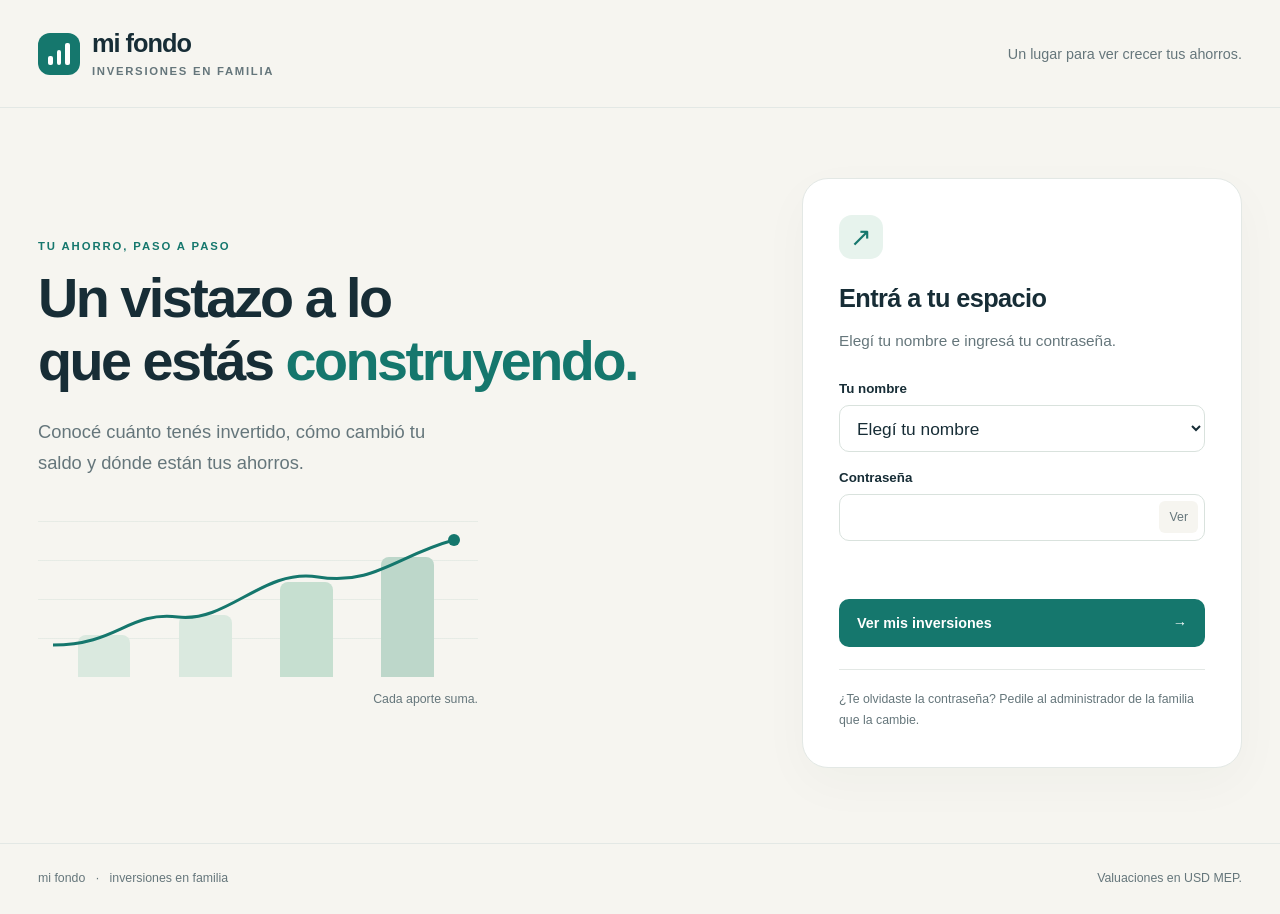
<file: docs/index.html>
<!doctype html>
<html lang="es">
<head>
  <meta charset="utf-8">
  <meta name="viewport" content="width=device-width, initial-scale=1">
  <meta name="color-scheme" content="light">
  <meta name="description" content="Tu espacio para seguir tus inversiones y ver cómo evolucionan tus ahorros.">
  <title>Mi fondo · Inversiones en familia</title>
  <link rel="stylesheet" href="style.css?v=4">
  <script type="module" src="app.js?v=4"></script>
</head>
<body>
  <header class="site-header">
    <a class="brand" href="./" aria-label="Mi fondo, inicio"><span class="brand-mark" aria-hidden="true"><i></i><i></i><i></i></span><span>mi fondo<small>inversiones en familia</small></span></a>
    <span class="header-note" id="header-note">Un lugar para ver crecer tus ahorros.</span>
    <button type="button" id="logout" class="button button-quiet" hidden>Cerrar mi vista <span aria-hidden="true">↗</span></button>
  </header>

  <main>
    <section id="login-view" class="login-layout" aria-labelledby="welcome-title">
      <div class="welcome-copy">
        <span class="eyebrow">TU AHORRO, PASO A PASO</span>
        <h1 id="welcome-title">Un vistazo a lo<br>que estás <em>construyendo.</em></h1>
        <p>Conocé cuánto tenés invertido, cómo cambió tu saldo y dónde están tus ahorros.</p>
        <div class="growth-art" aria-hidden="true">
          <div class="growth-grid"></div><div class="growth-bar growth-bar-a"></div><div class="growth-bar growth-bar-b"></div><div class="growth-bar growth-bar-c"></div><div class="growth-bar growth-bar-d"></div>
          <svg viewBox="0 0 420 140" fill="none"><path d="M5 117C70 117 80 83 130 89S215 40 270 49 350 27 406 12" stroke="currentColor" stroke-width="3"/><circle cx="406" cy="12" r="6" fill="currentColor"/></svg>
          <span class="art-label">Cada aporte suma.</span>
        </div>
      </div>
      <div class="login-card">
        <div class="card-icon" aria-hidden="true">↗</div>
        <h2>Entrá a tu espacio</h2>
        <p class="muted">Elegí tu nombre e ingresá tu contraseña.</p>
        <form id="login-form">
          <label for="participant">Tu nombre</label>
          <select id="participant" name="participant" required disabled><option value="">Cargando…</option></select>
          <label for="password">Contraseña</label>
          <div class="password-field"><input id="password" name="password" type="password" autocomplete="current-password" required disabled><button id="show-password" type="button" aria-label="Mostrar contraseña" aria-pressed="false">Ver</button></div>
          <p id="login-message" class="form-message" role="status" aria-live="polite">Buscando el último reporte…</p>
          <button class="button button-primary button-wide" id="login-submit" type="submit" disabled>Ver mis inversiones <span aria-hidden="true">→</span></button>
        </form>
        <p class="login-help">¿Te olvidaste la contraseña? Pedile al administrador de la familia que la cambie.</p>
      </div>
    </section>

    <section id="dashboard" class="dashboard" hidden aria-labelledby="dashboard-title">
      <div class="dashboard-intro"><div><span class="eyebrow">MI ESPACIO</span><h1 id="dashboard-title">Hola.</h1><p>Así están tus inversiones.</p></div><div class="cutoff"><span class="status-dot" aria-hidden="true"></span><div>Última valuación<strong id="as-of">—</strong><small id="quote-as-of" hidden></small></div></div></div>
      <div class="metric-grid">
        <article class="metric metric-main"><span class="metric-label">Mi saldo</span><div class="metric-value"><span class="currency-label">USD</span> <strong id="balance">—</strong></div><span class="metric-caption">Valor de tus inversiones al cierre</span><span class="metric-art" aria-hidden="true">↗</span></article>
        <article class="metric"><span class="metric-label">Mis aportes netos</span><div class="metric-value"><span class="currency-label">USD</span> <strong id="net-contributions">—</strong></div><span class="metric-caption" id="contribution-caption">Aportes menos retiros</span></article>
        <article class="metric"><span class="metric-label">Mi resultado</span><div class="metric-value" id="profit-container"><span class="currency-label">USD</span> <strong id="profit">—</strong></div><span class="metric-caption">Saldo + retiros − aportes</span></article>
      </div>
      <div class="content-grid">
        <div class="chart-stack">
          <article class="panel chart-panel">
            <div class="panel-heading"><div><span class="eyebrow">EL RECORRIDO</span><h2>Así evolucionó mi saldo</h2></div><div class="range-control" role="group" aria-label="Período del gráfico"><button type="button" data-range="90">3 meses</button><button type="button" data-range="365">1 año</button><button type="button" data-range="all" class="active" aria-pressed="true">Todo</button></div></div>
            <div id="balance-chart" class="chart-container"></div>
            <p class="chart-note">El saldo refleja tanto tus aportes y retiros como el resultado de las inversiones.</p>
          </article>
          <article class="panel">
            <div class="panel-heading"><div><span class="eyebrow">EFECTIVO E INVERSIONES</span><h2>Composición de mi cartera</h2></div></div>
            <div id="allocation-chart"></div>
          </article>
        </div>
        <article class="panel allocation-panel"><div class="panel-heading"><div><span class="eyebrow">MIS INVERSIONES</span><h2>Dónde está mi ahorro</h2></div></div><div id="allocation"></div><p class="chart-note">Tu parte proporcional de la cartera del fondo.</p></article>
      </div>
      <article class="panel unit-panel"><div class="unit-copy"><span class="eyebrow">EL VALOR DEL FONDO</span><h2>Una cuotaparte hoy vale</h2><strong id="unit-value">—</strong><p>Tu ahorro se representa en cuotapartes. Su valor permite seguir la evolución del fondo sin confundirla con los aportes.</p><span class="unit-count" id="unit-count"></span></div><div class="unit-chart-wrap"><div class="range-control unit-range-control" role="group" aria-label="Período del valor de cuotaparte"><button type="button" data-unit-range="3m" aria-pressed="false">3 meses</button><button type="button" data-unit-range="1y" aria-pressed="false">Último año</button><button type="button" data-unit-range="ytd" aria-pressed="false">Año en curso</button><button type="button" data-unit-range="2y" aria-pressed="false">2 años</button><button type="button" data-unit-range="all" class="active" aria-pressed="true">Todo</button></div><div id="unit-chart" class="chart-container chart-small"></div><p class="chart-note" id="unit-return"></p></div></article>
      <article class="panel movements-panel"><div class="panel-heading"><div><span class="eyebrow">MIS MOVIMIENTOS</span><h2>Aportes y retiros</h2></div><span class="table-counter" id="movement-count"></span></div><div class="table-scroll"><table><thead><tr><th>Fecha</th><th>Movimiento</th><th>Concepto</th><th class="numeric">Importe</th><th class="numeric">Cuotapartes</th></tr></thead><tbody id="movements"></tbody></table></div><p class="empty-state" id="no-movements" hidden>Todavía no hay movimientos para mostrar.</p></article>
    </section>
  </main>
  <footer class="site-footer"><span>mi fondo <span aria-hidden="true">·</span> inversiones en familia</span><span>Valuaciones en USD MEP.</span></footer>
</body>
</html>
</file>
<file: docs/style.css>
@charset "UTF-8";
:root{--bg:#f6f5f0;--paper:#fff;--ink:#172d36;--muted:#65767b;--line:#e3e8e5;--teal:#15776d;--teal-light:#e7f3ed;--negative:#b14b45;--radius:20px;--shadow:0 16px 50px #18352c08;font-family:Inter,"Segoe UI",Arial,sans-serif;color:var(--ink);background:var(--bg);font-synthesis:none}*{box-sizing:border-box}body{margin:0;font-size:calc(1rem + 1pt)}button,input,select{font:inherit}button,a,input,select{-webkit-tap-highlight-color:transparent}button{cursor:pointer}button:disabled{opacity:.55;cursor:wait}button:focus-visible,a:focus-visible{outline:3px solid #68b6a3;outline-offset:4px}input:focus,select:focus{outline:2px solid #68b6a3;outline-offset:1px}a{color:inherit}button[hidden],[hidden]{display:none!important}.site-header{max-width:1280px;margin:auto;padding:30px 38px;display:flex;justify-content:space-between;align-items:center;gap:24px;border-bottom:1px solid var(--line)}.brand{display:inline-flex;align-items:center;gap:12px;text-decoration:none;font-size:calc(24px + 1pt);font-weight:750;letter-spacing:-1px;line-height:1.1}.brand small{display:block;font-size:calc(10px + 1pt);letter-spacing:1.7px;text-transform:uppercase;font-weight:600;margin-top:7px;color:var(--muted)}.brand-mark{display:flex;align-items:end;gap:4px;width:42px;height:42px;padding:10px;background:var(--teal);border-radius:12px}.brand-mark i{width:5px;background:#fff;border-radius:2px}.brand-mark i:nth-child(1){height:9px}.brand-mark i:nth-child(2){height:15px}.brand-mark i:nth-child(3){height:22px}.header-note{font-size:calc(13px + 1pt);color:var(--muted)}main{max-width:1280px;margin:auto;padding:0 38px}.login-layout{min-height:calc(100vh - 212px);display:grid;grid-template-columns:1.15fr .85fr;align-items:center;gap:70px;padding:70px 0 75px}.eyebrow{display:block;font-size:calc(10px + 1pt);font-weight:750;letter-spacing:1.9px;color:var(--teal);margin-bottom:15px}.welcome-copy h1{font-size:calc(clamp(36px,4.25vw,58px) + 1pt);font-weight:650;line-height:1.12;letter-spacing:-2.5px;margin:0 0 24px}.welcome-copy h1 em{font-style:normal;color:var(--teal)}.welcome-copy>p{font-size:calc(17px + 1pt);line-height:1.7;color:var(--muted);max-width:420px}.growth-art{width:min(95%,440px);height:186px;position:relative;margin-top:42px;overflow:hidden}.growth-grid{position:absolute;inset:0 0 29px;background:repeating-linear-gradient(to top,transparent 0,transparent 38px,#d9e3dc88 38px,#d9e3dc88 39px)}.growth-art svg{position:absolute;inset:8px 5px 15px;color:var(--teal);width:calc(100% - 10px);height:140px}.growth-bar{position:absolute;bottom:29px;width:12%;border-radius:8px 8px 0 0;background:#dae9df}.growth-bar-a{left:9%;height:42px}.growth-bar-b{left:32%;height:62px}.growth-bar-c{left:55%;height:95px;background:#c6dfd0}.growth-bar-d{left:78%;height:120px;background:#bdd7ca}.art-label{position:absolute;bottom:0;right:0;font-size:calc(11px + 1pt);color:var(--muted)}.login-card{background:var(--paper);border:1px solid var(--line);border-radius:26px;padding:36px;box-shadow:var(--shadow);max-width:440px;width:100%;justify-self:end}.card-icon{display:grid;place-items:center;width:44px;height:44px;background:var(--teal-light);border-radius:13px;color:var(--teal);font-size:calc(25px + 1pt);margin-bottom:25px}h2{font-size:calc(20px + 1pt);letter-spacing:-.6px;font-weight:650;margin:0}.login-card h2{font-size:calc(24px + 1pt)}.muted{color:var(--muted);font-size:calc(14px + 1pt);line-height:1.6}.login-card form{margin-top:28px}label{display:block;font-size:calc(12px + 1pt);font-weight:650;margin:18px 0 9px}input,select{border:1px solid #d9e2dd;border-radius:10px;background:#fff;color:var(--ink);width:100%;min-height:47px;padding:11px 13px}select{cursor:pointer}.password-field{position:relative}.password-field input{padding-right:60px}.password-field button{position:absolute;right:7px;top:7px;background:var(--bg);border:0;border-radius:6px;padding:8px 10px;font-size:calc(11px + 1pt);color:var(--muted);min-height:32px}.form-message{min-height:35px;font-size:calc(12px + 1pt);line-height:1.4;color:var(--muted);margin:13px 0 10px}.form-message.error{color:var(--negative)}.button{border:1px solid transparent;display:inline-flex;justify-content:center;align-items:center;gap:20px;border-radius:10px;padding:13px 17px;font-size:calc(13px + 1pt);font-weight:600;transition:background .15s}.button-primary{background:var(--teal);color:#fff}.button-primary:hover{background:#11655c}.button-wide{width:100%;justify-content:space-between;min-height:48px}.button-quiet{border-color:var(--line);background:transparent;color:var(--ink)}.button-quiet:hover{background:#fff}.login-help{font-size:calc(11px + 1pt);line-height:1.7;color:var(--muted);margin:22px 0 0;padding-top:19px;border-top:1px solid var(--line)}.site-footer{max-width:1280px;margin:0 auto;padding:25px 38px;border-top:1px solid var(--line);display:flex;justify-content:space-between;gap:16px;color:var(--muted);font-size:calc(11px + 1pt);line-height:1.6}.site-footer span span{margin:0 7px}.dashboard{padding:42px 0 45px}.dashboard-intro{display:flex;align-items:end;justify-content:space-between;gap:20px;margin-bottom:28px}.dashboard-intro h1{font-size:calc(37px + 1pt);letter-spacing:-1.7px;line-height:1.05;font-weight:650;margin:0 0 10px}.dashboard-intro .eyebrow{margin-bottom:13px}.dashboard-intro p{margin:0;color:var(--muted);font-size:calc(14px + 1pt)}.cutoff{display:flex;align-items:center;gap:10px;font-size:calc(10px + 1pt);line-height:1.5;color:var(--muted);padding-bottom:3px}.cutoff strong{display:block;color:var(--ink);font-size:calc(12px + 1pt);font-weight:600}.status-dot{width:7px;height:7px;background:#5c9c6f;border-radius:50%;box-shadow:0 0 0 4px #e3ede3}.metric-grid{display:grid;grid-template-columns:1.15fr 1fr 1fr;gap:18px;margin-bottom:24px}.metric{background:#fff;border:1px solid var(--line);border-radius:var(--radius);padding:27px;position:relative;overflow:hidden;box-shadow:var(--shadow)}.metric-main{background:var(--ink);color:#fff;border-color:var(--ink)}.metric-label{display:block;font-size:calc(12px + 1pt);font-weight:500;color:var(--muted);margin-bottom:17px}.metric-main .metric-label,.metric-main .metric-caption{color:#b8cfcc}.metric-value{white-space:nowrap;line-height:1.15;font-variant-numeric:tabular-nums;font-size:calc(34px + 1pt);letter-spacing:-1px;font-weight:550;margin-bottom:13px}.metric-value strong{font-weight:650}.currency-label{font-size:calc(12px + 1pt);font-weight:500;letter-spacing:.4px}.metric-caption{font-size:calc(10px + 1pt);line-height:1.6;color:var(--muted);position:relative;z-index:1}.metric-art{font-size:calc(135px + 1pt);position:absolute;right:-3px;bottom:-34px;color:#ffffff08;line-height:1}.positive{color:var(--teal)}.negative{color:var(--negative)}.content-grid{display:grid;grid-template-columns:1.55fr 1fr;gap:22px;margin-bottom:22px}.panel{background:#fff;border:1px solid var(--line);border-radius:var(--radius);box-shadow:var(--shadow);padding:27px}.panel-heading{display:flex;align-items:center;justify-content:space-between;gap:16px;margin-bottom:23px}.panel-heading .eyebrow{font-size:calc(9px + 1pt);margin-bottom:10px}.panel-heading h2{font-size:calc(18px + 1pt)}.range-control{display:flex;gap:3px;border:1px solid var(--line);padding:3px;border-radius:8px;white-space:nowrap}.range-control button{font-size:calc(10px + 1pt);min-height:29px;padding:6px 8px;border:0;background:transparent;border-radius:5px;color:var(--muted)}.range-control .active{background:var(--teal-light);color:var(--teal);font-weight:650}.chart-container{min-height:195px;position:relative}.chart-container svg{width:100%;height:auto;display:block;overflow:visible}.chart-note{margin:16px 0 0;font-size:calc(10px + 1pt);line-height:1.7;color:var(--muted)}.chart-empty{height:195px;display:grid;place-items:center;text-align:center;font-size:calc(12px + 1pt);line-height:1.6;color:var(--muted);border-radius:12px;background:#f8faf7;padding:25px}.chart-text{font-size:calc(10px + 1pt);fill:#7c8b8a;font-family:"Segoe UI",Arial,sans-serif}.allocation-item+.allocation-item{margin-top:8px}.allocation-label{display:flex;align-items:center;justify-content:space-between;gap:12px;font-size:calc(11px + 1pt);line-height:1.5;margin-bottom:4px}.allocation-name{display:flex;align-items:center;gap:8px;min-width:0}.allocation-name strong{font-weight:650;white-space:nowrap;overflow:hidden;text-overflow:ellipsis}.allocation-name small{color:var(--muted);font-size:calc(10px + 1pt)}.allocation-label>span{font-variant-numeric:tabular-nums;white-space:nowrap;font-weight:600}.allocation-track{height:5px;border-radius:4px;background:#edf1ed;overflow:hidden}.allocation-fill{height:100%;border-radius:4px;background:var(--teal)}.allocation-dot{height:7px;width:7px;min-width:7px;border-radius:50%;background:var(--teal)}.allocation-more{margin-top:17px;color:var(--muted);font-size:calc(10px + 1pt)}.unit-panel{display:grid;grid-template-columns:.9fr 1.3fr;gap:48px;margin-bottom:22px;background:#eef3ec;border-color:#e0e8dc}.unit-copy h2{font-size:calc(18px + 1pt)}.unit-copy>strong{display:block;font-size:calc(30px + 1pt);letter-spacing:-1px;font-weight:650;margin:15px 0 12px;font-variant-numeric:tabular-nums}.unit-copy>p{font-size:calc(11px + 1pt);line-height:1.8;color:var(--muted);max-width:350px}.unit-count{display:inline-block;margin-top:5px;font-size:calc(10px + 1pt);border:1px solid #d2dfd0;border-radius:6px;padding:7px 10px;color:#526a5d}.unit-chart-wrap{align-self:center}.chart-small{min-height:140px}.unit-chart-wrap .chart-note{margin-top:6px}.table-scroll{overflow:auto;margin:0 -3px}table{width:100%;border-collapse:collapse;white-space:nowrap;text-align:left}th{font-size:calc(9px + 2pt);font-weight:650;text-transform:uppercase;letter-spacing:.9px;color:var(--muted);padding:0 12px 13px;border-bottom:1px solid var(--line)}td{padding:8px 12px;border-bottom:1px solid #edf0ed;font-size:calc(11px + 2pt);line-height:1.5}tbody tr:last-child td{border-bottom:0}.numeric{text-align:right;font-variant-numeric:tabular-nums}.movement-badge{display:inline-block;padding:5px 8px;background:var(--teal-light);color:var(--teal);border-radius:6px;font-size:calc(10px + 2pt)}.movement-badge.withdrawal{background:#f7ece7;color:#a55c46}.movement-note{white-space:normal;min-width:140px;max-width:380px;color:var(--muted)}.table-counter{font-size:calc(10px + 1pt);color:var(--muted);background:var(--bg);padding:7px 10px;border-radius:7px}.empty-state{font-size:calc(12px + 1pt);color:var(--muted);padding:24px 0;line-height:1.8}.movements-panel .panel-heading{margin-bottom:26px}@media(min-width:1400px){.login-layout{gap:110px}}@media(max-width:1000px){.login-layout{gap:35px}.login-card{padding:28px}.metric{padding:22px}.metric-value{font-size:calc(28px + 1pt)}.content-grid{grid-template-columns:1.3fr 1fr}.panel{padding:22px}.panel-heading{align-items:start;flex-wrap:wrap}.range-control{margin-top:0}.unit-panel{gap:30px}}@media(max-width:760px){.site-header{padding:22px}.header-note{display:none}main{padding:0 22px}.login-layout{grid-template-columns:1fr;padding:42px 0 45px;gap:25px;min-height:0}.welcome-copy h1{font-size:calc(39px + 1pt);letter-spacing:-1.8px}.welcome-copy>p{font-size:calc(14px + 1pt);max-width:100%;margin-bottom:0}.growth-art{display:none}.login-card{max-width:none;justify-self:stretch;padding:27px}.welcome-copy .eyebrow{font-size:calc(9px + 1pt)}.site-footer{padding:22px;flex-direction:column;gap:7px}.dashboard{padding-top:30px}.dashboard-intro h1{font-size:calc(31px + 1pt)}.dashboard-intro{align-items:start}.cutoff{font-size:calc(9px + 1pt);padding-top:21px}.cutoff strong{font-size:calc(10px + 1pt)}.metric-grid{gap:12px}.metric{padding:21px}.metric-main .metric-value{font-size:calc(39px + 1pt)}.metric-value{font-size:calc(25px + 1pt)}.metric-label{font-size:calc(11px + 1pt);margin-bottom:13px}.metric-caption{font-size:calc(9px + 1pt)}.content-grid{grid-template-columns:1fr;gap:18px;margin-bottom:18px}.panel{padding:23px}.unit-panel{grid-template-columns:1fr;gap:22px;margin-bottom:18px}.unit-copy>p{max-width:none}.unit-chart-wrap{width:100%}.range-control button{font-size:calc(9px + 1pt)}.panel-heading h2{font-size:calc(17px + 1pt)}.site-header .button{font-size:calc(11px + 1pt);padding:10px}.brand{font-size:calc(22px + 1pt)}.brand small{font-size:calc(8px + 1pt)}.brand-mark{width:37px;height:37px;padding:8px}.allocation-name small{max-width:210px;overflow:hidden;text-overflow:ellipsis;white-space:nowrap}.movements-panel{padding:23px 15px}.movements-panel .panel-heading{padding:0 8px}.metric-art{bottom:-30px;right:16px}}@media(prefers-reduced-motion:reduce){*{scroll-behavior:auto!important;transition:none!important}}@media print{.site-header #logout,.range-control,#login-view{display:none!important}body{background:#fff}.site-header,main,.site-footer{max-width:none;padding-left:0;padding-right:0}.panel,.metric{box-shadow:none;break-inside:avoid}.dashboard{padding-top:20px}.content-grid{grid-template-columns:1.4fr 1fr}.metric-main{print-color-adjust:exact;-webkit-print-color-adjust:exact}.site-footer{margin-top:20px}}
@media (max-width: 850px) {
  .metric-grid { grid-template-columns: repeat(2, minmax(0, 1fr)); }
  .metric-main { grid-column: 1 / -1; }
  .metric:not(.metric-main) .currency-label { display: block; margin-bottom: 4px; }
}
@media (max-width: 420px) {
  .metric-grid { grid-template-columns: minmax(0, 1fr); }
}

.content-grid { align-items: start; }
.chart-stack { display: grid; grid-template-columns: minmax(0, 1fr); gap: 22px; min-width: 0; }
.allocation-panel { min-width: 0; }
.portfolio-chart { display: flex; flex-wrap: wrap; align-items: center; gap: 18px; }
.portfolio-donut {
  display: grid;
  place-items: center;
  width: min(100%, 156px);
  aspect-ratio: 1;
  margin-inline: auto;
  background-color: var(--teal-light);
  border-radius: 50%;
}
.portfolio-donut > div {
  display: flex;
  flex-direction: column;
  justify-content: center;
  align-items: center;
  width: 74%;
  aspect-ratio: 1;
  background: var(--paper);
  border-radius: 50%;
}
.portfolio-donut span, .portfolio-totals dt { font-size: 12px; color: var(--muted); }
.portfolio-donut strong { font-size: 17px; font-variant-numeric: tabular-nums; }
.portfolio-detail { flex: 1 1 230px; min-width: 0; }
.portfolio-totals { display: grid; grid-template-columns: repeat(2, minmax(0, 1fr)); gap: 8px; margin: 0 0 8px; }
.portfolio-totals > div { padding: 8px; border-radius: 8px; background: var(--bg); }
.portfolio-totals dd { margin: 4px 0 0; font-size: 14px; font-weight: 650; font-variant-numeric: tabular-nums; }
.portfolio-legend { list-style: none; margin: 0; padding: 0; font-size: 13px; }
.portfolio-legend li {
  display: grid;
  grid-template-columns: 8px minmax(0, 1fr) auto auto;
  gap: 7px;
  align-items: center;
  padding: 5px 0;
  border-bottom: 1px solid var(--line);
}
.portfolio-legend i { width: 8px; height: 8px; border-radius: 50%; }
.portfolio-legend strong, .portfolio-share { text-align: right; font-variant-numeric: tabular-nums; }
.portfolio-share { min-width: 37px; color: var(--muted); }
.movement-amount small { display: block; margin-top: 2px; color: var(--muted); font-size: 12px; line-height: 1.3; }

@media (max-width: 760px) {
  .chart-stack { gap: 18px; }
}

.unit-chart-wrap { min-width: 0; }
.unit-range-control { width: fit-content; max-width: 100%; margin: 0 0 14px auto; flex-wrap: wrap; }
.unit-range-control button { min-height: 34px; }
@media (max-width: 760px) {
  .unit-range-control { margin-left: 0; }
}
</file>
